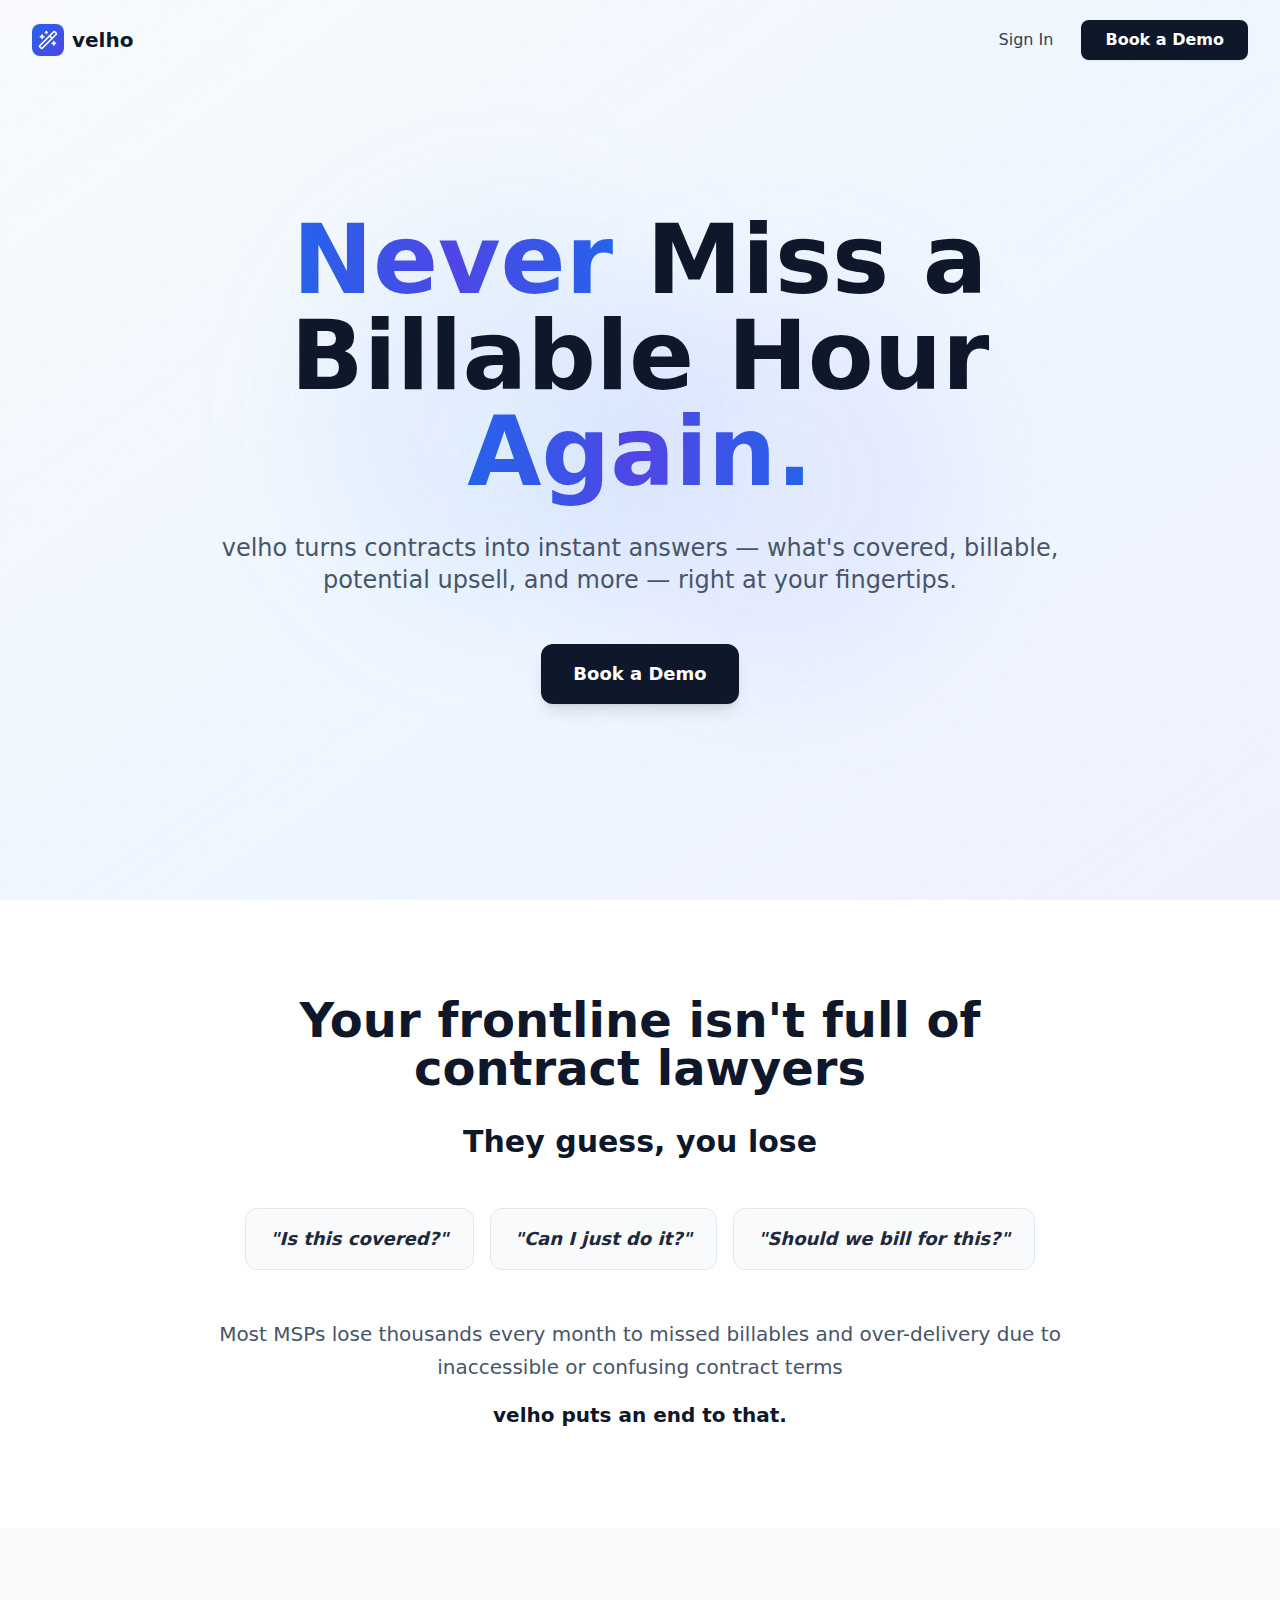
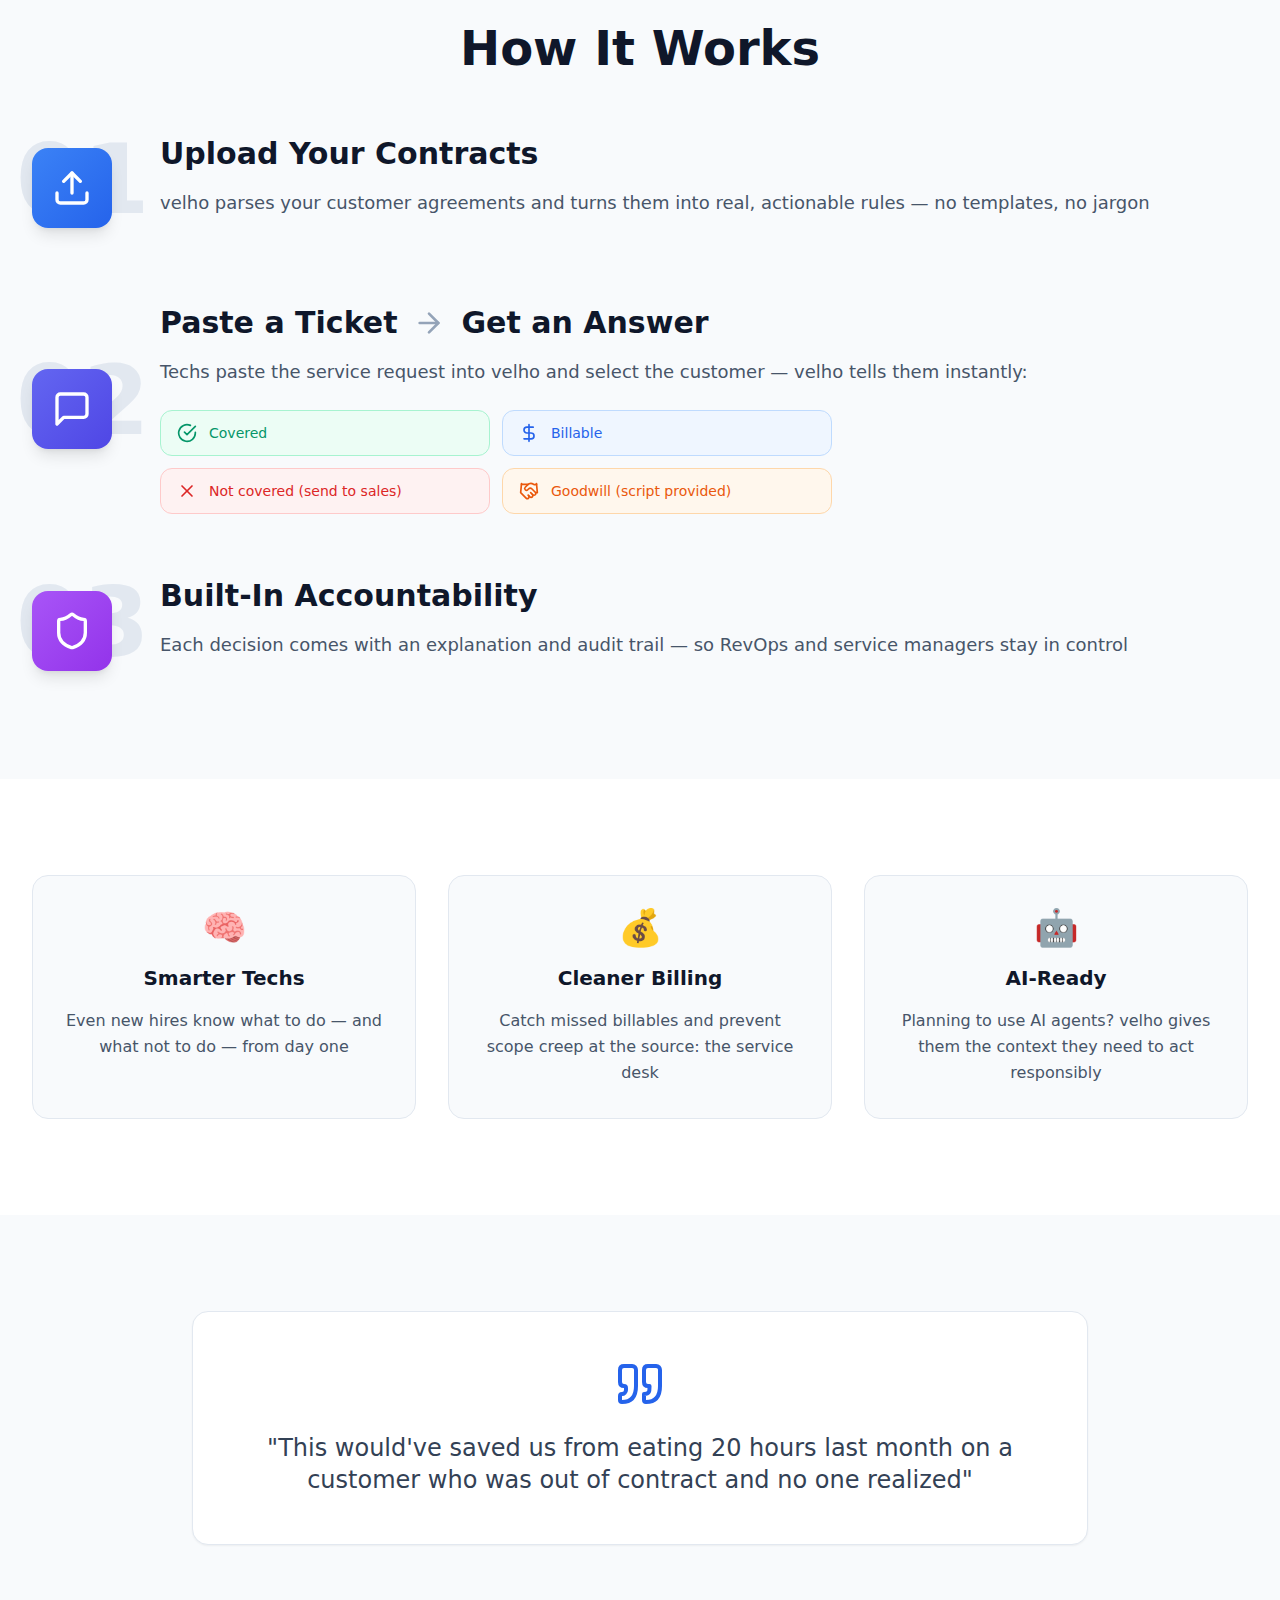
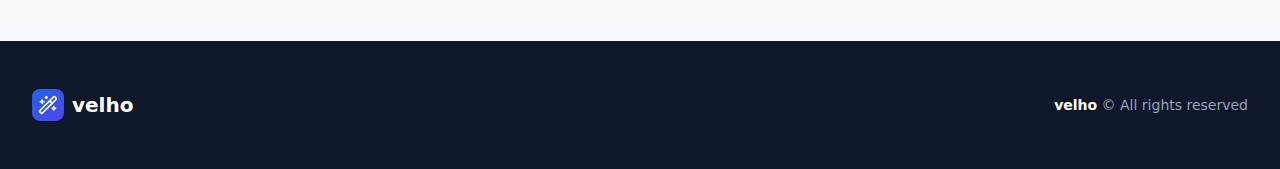
<file: index.html>
<!doctype html>
<html lang="en">
  <head>
    <meta charset="UTF-8" />
    <meta name="viewport" content="width=device-width, initial-scale=1.0" />
    <title>Velho AI | Autopilot for Agreement Audits</title>
    <script type="module" crossorigin src="assets/index-BMfSYEUU.js"></script>
    <link rel="stylesheet" crossorigin href="assets/index-BVO4q-Cc.css">
  </head>
  <body>
    <div id="root"></div>
  </body>
</html>
</file>
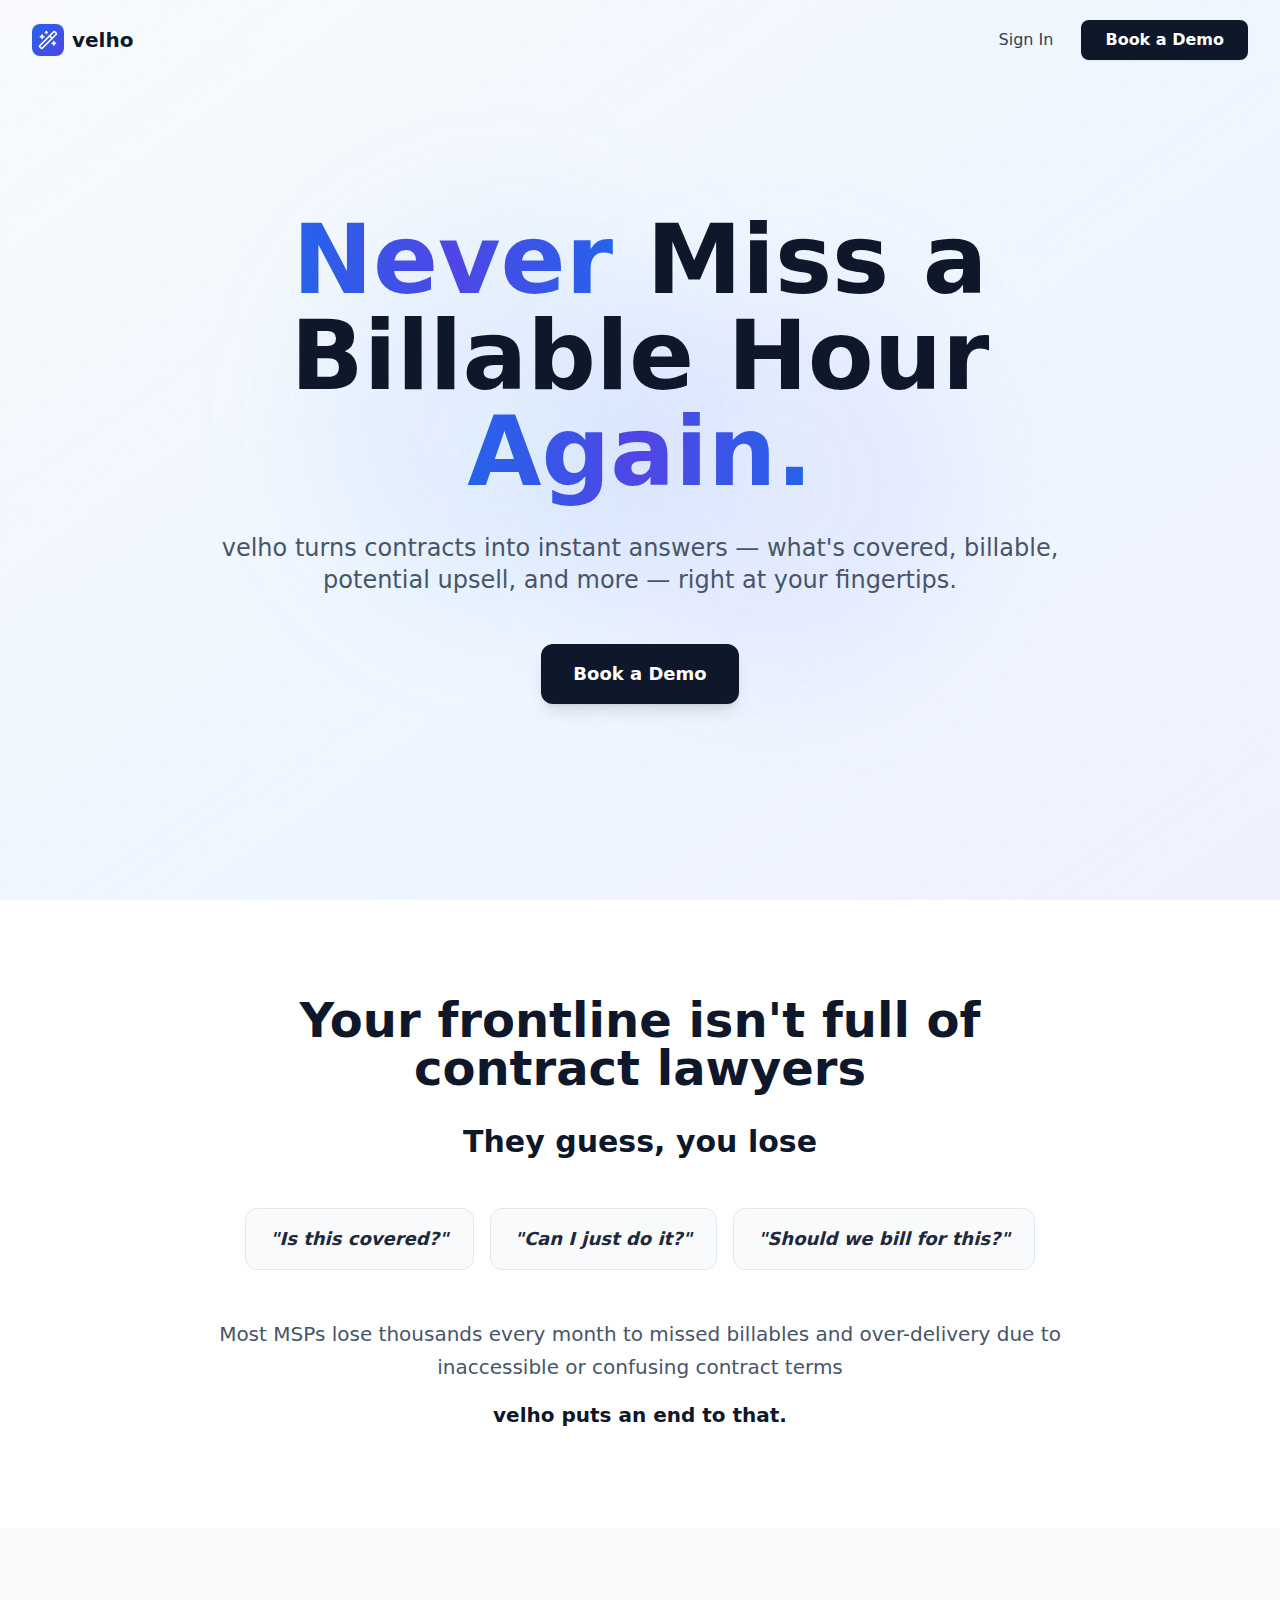
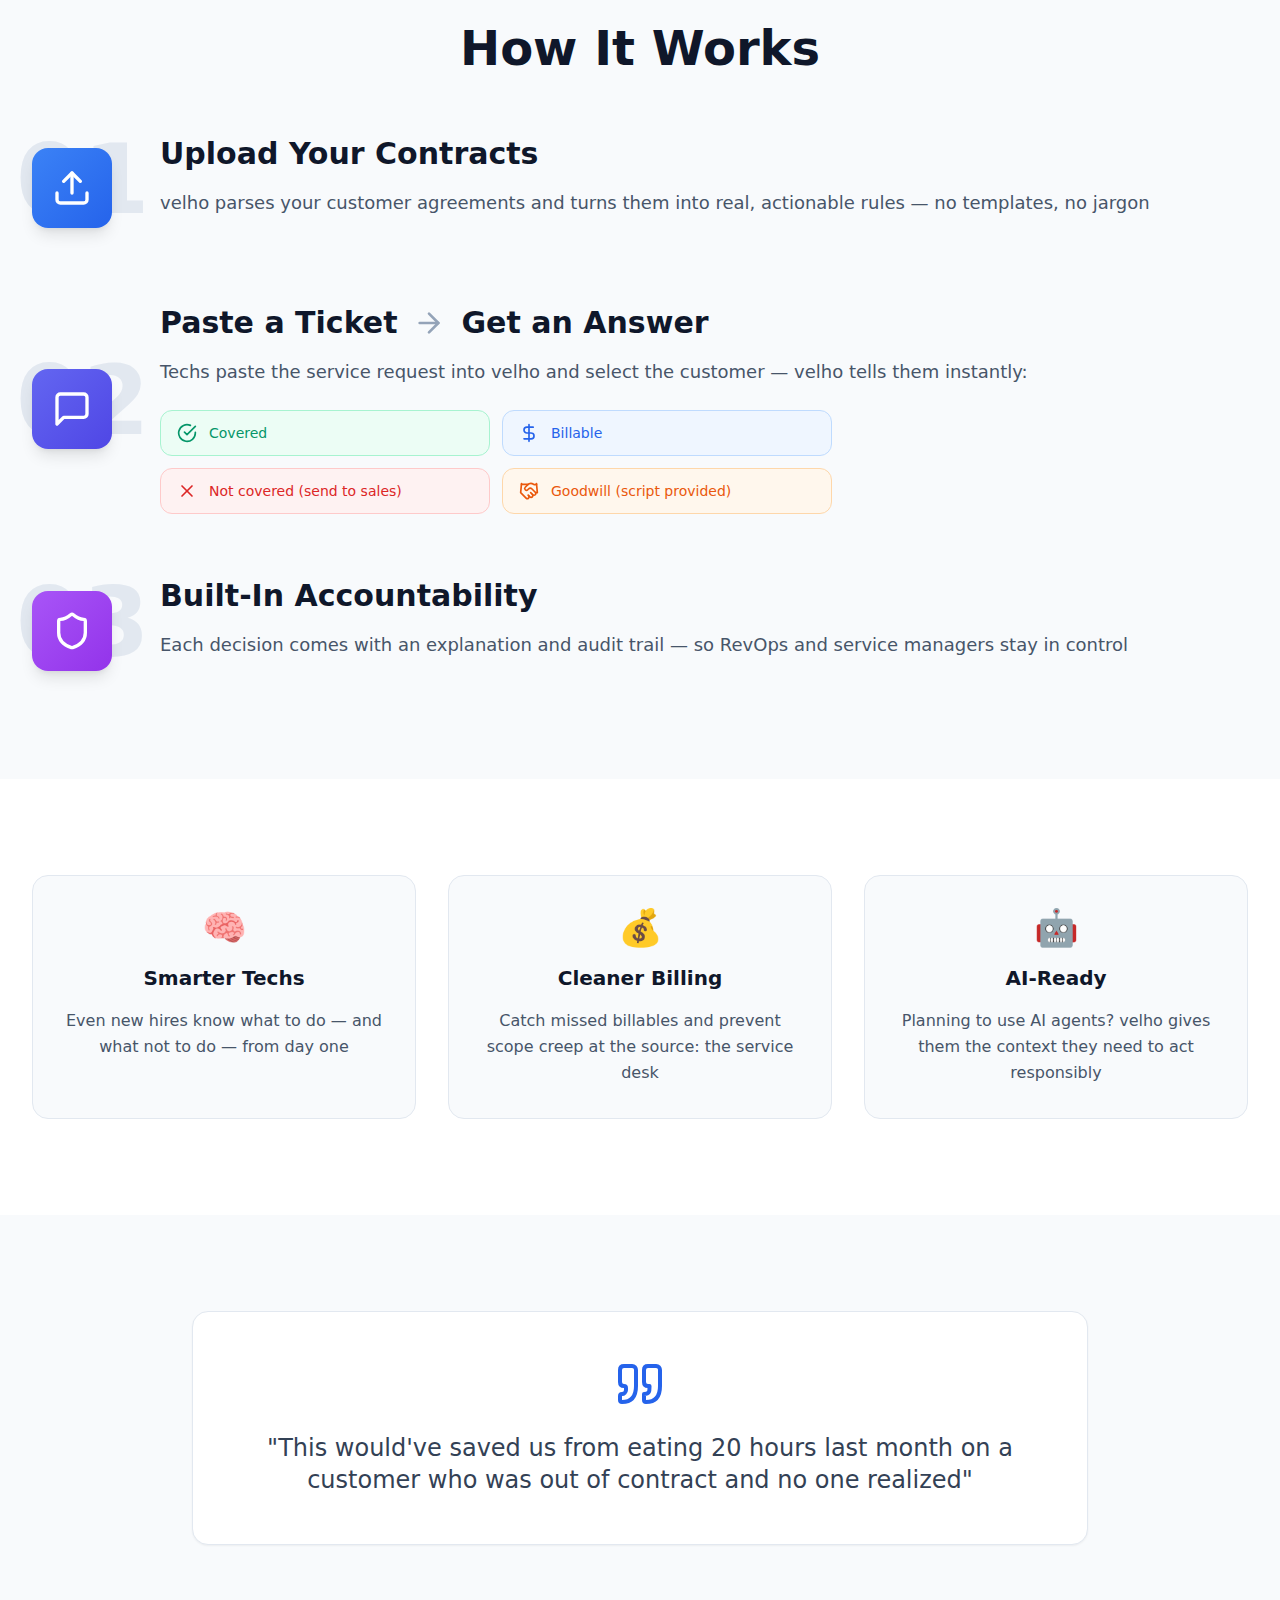
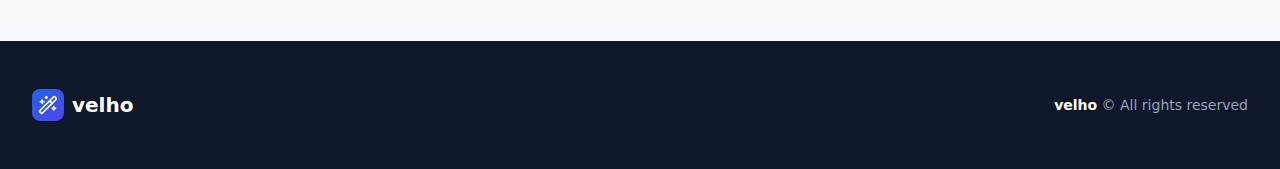
<file: index 2.html>
<!doctype html>
<html lang="en">
  <head>
    <meta charset="UTF-8" />
    <link rel="icon" type="image/svg+xml" href="/vite.svg" />
    <meta name="viewport" content="width=device-width, initial-scale=1.0" />
    <title>Velho AI | Autopilot for Agreement Audits</title>
    <script type="module" crossorigin src="./assets/index-BMfSYEUU.js"></script>
    <link rel="stylesheet" crossorigin href="./assets/index-BVO4q-Cc.css">
  </head>
  <body>
    <div id="root"></div>
  </body>
</html>
</file>
<file: assets/index-BVO4q-Cc.css>
*,:before,:after{--tw-border-spacing-x: 0;--tw-border-spacing-y: 0;--tw-translate-x: 0;--tw-translate-y: 0;--tw-rotate: 0;--tw-skew-x: 0;--tw-skew-y: 0;--tw-scale-x: 1;--tw-scale-y: 1;--tw-pan-x: ;--tw-pan-y: ;--tw-pinch-zoom: ;--tw-scroll-snap-strictness: proximity;--tw-gradient-from-position: ;--tw-gradient-via-position: ;--tw-gradient-to-position: ;--tw-ordinal: ;--tw-slashed-zero: ;--tw-numeric-figure: ;--tw-numeric-spacing: ;--tw-numeric-fraction: ;--tw-ring-inset: ;--tw-ring-offset-width: 0px;--tw-ring-offset-color: #fff;--tw-ring-color: rgb(59 130 246 / .5);--tw-ring-offset-shadow: 0 0 #0000;--tw-ring-shadow: 0 0 #0000;--tw-shadow: 0 0 #0000;--tw-shadow-colored: 0 0 #0000;--tw-blur: ;--tw-brightness: ;--tw-contrast: ;--tw-grayscale: ;--tw-hue-rotate: ;--tw-invert: ;--tw-saturate: ;--tw-sepia: ;--tw-drop-shadow: ;--tw-backdrop-blur: ;--tw-backdrop-brightness: ;--tw-backdrop-contrast: ;--tw-backdrop-grayscale: ;--tw-backdrop-hue-rotate: ;--tw-backdrop-invert: ;--tw-backdrop-opacity: ;--tw-backdrop-saturate: ;--tw-backdrop-sepia: ;--tw-contain-size: ;--tw-contain-layout: ;--tw-contain-paint: ;--tw-contain-style: }::backdrop{--tw-border-spacing-x: 0;--tw-border-spacing-y: 0;--tw-translate-x: 0;--tw-translate-y: 0;--tw-rotate: 0;--tw-skew-x: 0;--tw-skew-y: 0;--tw-scale-x: 1;--tw-scale-y: 1;--tw-pan-x: ;--tw-pan-y: ;--tw-pinch-zoom: ;--tw-scroll-snap-strictness: proximity;--tw-gradient-from-position: ;--tw-gradient-via-position: ;--tw-gradient-to-position: ;--tw-ordinal: ;--tw-slashed-zero: ;--tw-numeric-figure: ;--tw-numeric-spacing: ;--tw-numeric-fraction: ;--tw-ring-inset: ;--tw-ring-offset-width: 0px;--tw-ring-offset-color: #fff;--tw-ring-color: rgb(59 130 246 / .5);--tw-ring-offset-shadow: 0 0 #0000;--tw-ring-shadow: 0 0 #0000;--tw-shadow: 0 0 #0000;--tw-shadow-colored: 0 0 #0000;--tw-blur: ;--tw-brightness: ;--tw-contrast: ;--tw-grayscale: ;--tw-hue-rotate: ;--tw-invert: ;--tw-saturate: ;--tw-sepia: ;--tw-drop-shadow: ;--tw-backdrop-blur: ;--tw-backdrop-brightness: ;--tw-backdrop-contrast: ;--tw-backdrop-grayscale: ;--tw-backdrop-hue-rotate: ;--tw-backdrop-invert: ;--tw-backdrop-opacity: ;--tw-backdrop-saturate: ;--tw-backdrop-sepia: ;--tw-contain-size: ;--tw-contain-layout: ;--tw-contain-paint: ;--tw-contain-style: }*,:before,:after{box-sizing:border-box;border-width:0;border-style:solid;border-color:#e5e7eb}:before,:after{--tw-content: ""}html,:host{line-height:1.5;-webkit-text-size-adjust:100%;-moz-tab-size:4;-o-tab-size:4;tab-size:4;font-family:ui-sans-serif,system-ui,sans-serif,"Apple Color Emoji","Segoe UI Emoji",Segoe UI Symbol,"Noto Color Emoji";font-feature-settings:normal;font-variation-settings:normal;-webkit-tap-highlight-color:transparent}body{margin:0;line-height:inherit}hr{height:0;color:inherit;border-top-width:1px}abbr:where([title]){-webkit-text-decoration:underline dotted;text-decoration:underline dotted}h1,h2,h3,h4,h5,h6{font-size:inherit;font-weight:inherit}a{color:inherit;text-decoration:inherit}b,strong{font-weight:bolder}code,kbd,samp,pre{font-family:ui-monospace,SFMono-Regular,Menlo,Monaco,Consolas,Liberation Mono,Courier New,monospace;font-feature-settings:normal;font-variation-settings:normal;font-size:1em}small{font-size:80%}sub,sup{font-size:75%;line-height:0;position:relative;vertical-align:baseline}sub{bottom:-.25em}sup{top:-.5em}table{text-indent:0;border-color:inherit;border-collapse:collapse}button,input,optgroup,select,textarea{font-family:inherit;font-feature-settings:inherit;font-variation-settings:inherit;font-size:100%;font-weight:inherit;line-height:inherit;letter-spacing:inherit;color:inherit;margin:0;padding:0}button,select{text-transform:none}button,input:where([type=button]),input:where([type=reset]),input:where([type=submit]){-webkit-appearance:button;background-color:transparent;background-image:none}:-moz-focusring{outline:auto}:-moz-ui-invalid{box-shadow:none}progress{vertical-align:baseline}::-webkit-inner-spin-button,::-webkit-outer-spin-button{height:auto}[type=search]{-webkit-appearance:textfield;outline-offset:-2px}::-webkit-search-decoration{-webkit-appearance:none}::-webkit-file-upload-button{-webkit-appearance:button;font:inherit}summary{display:list-item}blockquote,dl,dd,h1,h2,h3,h4,h5,h6,hr,figure,p,pre{margin:0}fieldset{margin:0;padding:0}legend{padding:0}ol,ul,menu{list-style:none;margin:0;padding:0}dialog{padding:0}textarea{resize:vertical}input::-moz-placeholder,textarea::-moz-placeholder{opacity:1;color:#9ca3af}input::placeholder,textarea::placeholder{opacity:1;color:#9ca3af}button,[role=button]{cursor:pointer}:disabled{cursor:default}img,svg,video,canvas,audio,iframe,embed,object{display:block;vertical-align:middle}img,video{max-width:100%;height:auto}[hidden]{display:none}.pointer-events-none{pointer-events:none}.visible{visibility:visible}.fixed{position:fixed}.absolute{position:absolute}.relative{position:relative}.inset-0{top:0;right:0;bottom:0;left:0}.-left-4{left:-1rem}.-top-4{top:-1rem}.bottom-1\/4{bottom:25%}.left-0{left:0}.left-1\/2{left:50%}.left-1\/4{left:25%}.right-0{right:0}.right-1\/4{right:25%}.top-0{top:0}.top-1\/4{top:25%}.top-6{top:1.5rem}.z-50{z-index:50}.mx-4{margin-left:1rem;margin-right:1rem}.mx-auto{margin-left:auto;margin-right:auto}.mb-12{margin-bottom:3rem}.mb-16{margin-bottom:4rem}.mb-4{margin-bottom:1rem}.mb-6{margin-bottom:1.5rem}.mb-8{margin-bottom:2rem}.ml-2{margin-left:.5rem}.mr-3{margin-right:.75rem}.mt-3{margin-top:.75rem}.flex{display:flex}.grid{display:grid}.hidden{display:none}.h-20{height:5rem}.h-7{height:1.75rem}.h-8{height:2rem}.h-96{height:24rem}.min-h-screen{min-height:100vh}.w-20{width:5rem}.w-7{width:1.75rem}.w-8{width:2rem}.w-96{width:24rem}.max-w-2xl{max-width:42rem}.max-w-4xl{max-width:56rem}.max-w-5xl{max-width:64rem}.max-w-7xl{max-width:80rem}.flex-1{flex:1 1 0%}.flex-shrink-0{flex-shrink:0}.-translate-x-1\/2{--tw-translate-x: -50%;transform:translate(var(--tw-translate-x),var(--tw-translate-y)) rotate(var(--tw-rotate)) skew(var(--tw-skew-x)) skewY(var(--tw-skew-y)) scaleX(var(--tw-scale-x)) scaleY(var(--tw-scale-y))}.-translate-y-4{--tw-translate-y: -1rem;transform:translate(var(--tw-translate-x),var(--tw-translate-y)) rotate(var(--tw-rotate)) skew(var(--tw-skew-x)) skewY(var(--tw-skew-y)) scaleX(var(--tw-scale-x)) scaleY(var(--tw-scale-y))}.translate-y-0{--tw-translate-y: 0px;transform:translate(var(--tw-translate-x),var(--tw-translate-y)) rotate(var(--tw-rotate)) skew(var(--tw-skew-x)) skewY(var(--tw-skew-y)) scaleX(var(--tw-scale-x)) scaleY(var(--tw-scale-y))}.scale-100{--tw-scale-x: 1;--tw-scale-y: 1;transform:translate(var(--tw-translate-x),var(--tw-translate-y)) rotate(var(--tw-rotate)) skew(var(--tw-skew-x)) skewY(var(--tw-skew-y)) scaleX(var(--tw-scale-x)) scaleY(var(--tw-scale-y))}.scale-95{--tw-scale-x: .95;--tw-scale-y: .95;transform:translate(var(--tw-translate-x),var(--tw-translate-y)) rotate(var(--tw-rotate)) skew(var(--tw-skew-x)) skewY(var(--tw-skew-y)) scaleX(var(--tw-scale-x)) scaleY(var(--tw-scale-y))}.transform{transform:translate(var(--tw-translate-x),var(--tw-translate-y)) rotate(var(--tw-rotate)) skew(var(--tw-skew-x)) skewY(var(--tw-skew-y)) scaleX(var(--tw-scale-x)) scaleY(var(--tw-scale-y))}@keyframes pulse{50%{opacity:.5}}.animate-pulse{animation:pulse 2s cubic-bezier(.4,0,.6,1) infinite}.grid-cols-1{grid-template-columns:repeat(1,minmax(0,1fr))}.flex-col{flex-direction:column}.flex-wrap{flex-wrap:wrap}.items-center{align-items:center}.justify-center{justify-content:center}.justify-between{justify-content:space-between}.gap-12{gap:3rem}.gap-3{gap:.75rem}.gap-4{gap:1rem}.gap-8{gap:2rem}.space-x-3>:not([hidden])~:not([hidden]){--tw-space-x-reverse: 0;margin-right:calc(.75rem * var(--tw-space-x-reverse));margin-left:calc(.75rem * calc(1 - var(--tw-space-x-reverse)))}.space-x-6>:not([hidden])~:not([hidden]){--tw-space-x-reverse: 0;margin-right:calc(1.5rem * var(--tw-space-x-reverse));margin-left:calc(1.5rem * calc(1 - var(--tw-space-x-reverse)))}.space-y-16>:not([hidden])~:not([hidden]){--tw-space-y-reverse: 0;margin-top:calc(4rem * calc(1 - var(--tw-space-y-reverse)));margin-bottom:calc(4rem * var(--tw-space-y-reverse))}.space-y-2>:not([hidden])~:not([hidden]){--tw-space-y-reverse: 0;margin-top:calc(.5rem * calc(1 - var(--tw-space-y-reverse)));margin-bottom:calc(.5rem * var(--tw-space-y-reverse))}.space-y-3>:not([hidden])~:not([hidden]){--tw-space-y-reverse: 0;margin-top:calc(.75rem * calc(1 - var(--tw-space-y-reverse)));margin-bottom:calc(.75rem * var(--tw-space-y-reverse))}.overflow-hidden{overflow:hidden}.rounded-2xl{border-radius:1rem}.rounded-full{border-radius:9999px}.rounded-lg{border-radius:.5rem}.rounded-xl{border-radius:.75rem}.rounded-b-lg{border-bottom-right-radius:.5rem;border-bottom-left-radius:.5rem}.border{border-width:1px}.border-t{border-top-width:1px}.border-blue-200{--tw-border-opacity: 1;border-color:rgb(191 219 254 / var(--tw-border-opacity))}.border-emerald-200{--tw-border-opacity: 1;border-color:rgb(167 243 208 / var(--tw-border-opacity))}.border-orange-200{--tw-border-opacity: 1;border-color:rgb(254 215 170 / var(--tw-border-opacity))}.border-red-200{--tw-border-opacity: 1;border-color:rgb(254 202 202 / var(--tw-border-opacity))}.border-slate-200{--tw-border-opacity: 1;border-color:rgb(226 232 240 / var(--tw-border-opacity))}.border-slate-200\/50{border-color:#e2e8f080}.bg-blue-400\/10{background-color:#60a5fa1a}.bg-blue-50{--tw-bg-opacity: 1;background-color:rgb(239 246 255 / var(--tw-bg-opacity))}.bg-emerald-50{--tw-bg-opacity: 1;background-color:rgb(236 253 245 / var(--tw-bg-opacity))}.bg-indigo-400\/10{background-color:#818cf81a}.bg-orange-50{--tw-bg-opacity: 1;background-color:rgb(255 247 237 / var(--tw-bg-opacity))}.bg-red-50{--tw-bg-opacity: 1;background-color:rgb(254 242 242 / var(--tw-bg-opacity))}.bg-slate-50{--tw-bg-opacity: 1;background-color:rgb(248 250 252 / var(--tw-bg-opacity))}.bg-slate-900{--tw-bg-opacity: 1;background-color:rgb(15 23 42 / var(--tw-bg-opacity))}.bg-white{--tw-bg-opacity: 1;background-color:rgb(255 255 255 / var(--tw-bg-opacity))}.bg-white\/90{background-color:#ffffffe6}.bg-white\/95{background-color:#fffffff2}.bg-\[radial-gradient\(circle_at_1px_1px\,rgba\(59\,130\,246\,0\.5\)_1px\,transparent_0\)\]{background-image:radial-gradient(circle at 1px 1px,rgba(59,130,246,.5) 1px,transparent 0)}.bg-gradient-to-br{background-image:linear-gradient(to bottom right,var(--tw-gradient-stops))}.bg-gradient-to-r{background-image:linear-gradient(to right,var(--tw-gradient-stops))}.from-blue-500{--tw-gradient-from: #3b82f6 var(--tw-gradient-from-position);--tw-gradient-to: rgb(59 130 246 / 0) var(--tw-gradient-to-position);--tw-gradient-stops: var(--tw-gradient-from), var(--tw-gradient-to)}.from-blue-600{--tw-gradient-from: #2563eb var(--tw-gradient-from-position);--tw-gradient-to: rgb(37 99 235 / 0) var(--tw-gradient-to-position);--tw-gradient-stops: var(--tw-gradient-from), var(--tw-gradient-to)}.from-emerald-500{--tw-gradient-from: #10b981 var(--tw-gradient-from-position);--tw-gradient-to: rgb(16 185 129 / 0) var(--tw-gradient-to-position);--tw-gradient-stops: var(--tw-gradient-from), var(--tw-gradient-to)}.from-indigo-500{--tw-gradient-from: #6366f1 var(--tw-gradient-from-position);--tw-gradient-to: rgb(99 102 241 / 0) var(--tw-gradient-to-position);--tw-gradient-stops: var(--tw-gradient-from), var(--tw-gradient-to)}.from-purple-500{--tw-gradient-from: #a855f7 var(--tw-gradient-from-position);--tw-gradient-to: rgb(168 85 247 / 0) var(--tw-gradient-to-position);--tw-gradient-stops: var(--tw-gradient-from), var(--tw-gradient-to)}.from-slate-50{--tw-gradient-from: #f8fafc var(--tw-gradient-from-position);--tw-gradient-to: rgb(248 250 252 / 0) var(--tw-gradient-to-position);--tw-gradient-stops: var(--tw-gradient-from), var(--tw-gradient-to)}.via-blue-50{--tw-gradient-to: rgb(239 246 255 / 0) var(--tw-gradient-to-position);--tw-gradient-stops: var(--tw-gradient-from), #eff6ff var(--tw-gradient-via-position), var(--tw-gradient-to)}.via-indigo-600{--tw-gradient-to: rgb(79 70 229 / 0) var(--tw-gradient-to-position);--tw-gradient-stops: var(--tw-gradient-from), #4f46e5 var(--tw-gradient-via-position), var(--tw-gradient-to)}.to-blue-600{--tw-gradient-to: #2563eb var(--tw-gradient-to-position)}.to-emerald-600{--tw-gradient-to: #059669 var(--tw-gradient-to-position)}.to-indigo-50{--tw-gradient-to: #eef2ff var(--tw-gradient-to-position)}.to-indigo-600{--tw-gradient-to: #4f46e5 var(--tw-gradient-to-position)}.to-purple-600{--tw-gradient-to: #9333ea var(--tw-gradient-to-position)}.bg-\[length\:40px_40px\]{background-size:40px 40px}.bg-clip-text{-webkit-background-clip:text;background-clip:text}.p-1\.5{padding:.375rem}.p-2{padding:.5rem}.p-8{padding:2rem}.px-3{padding-left:.75rem;padding-right:.75rem}.px-4{padding-left:1rem;padding-right:1rem}.px-6{padding-left:1.5rem;padding-right:1.5rem}.px-8{padding-left:2rem;padding-right:2rem}.py-1\.5{padding-top:.375rem;padding-bottom:.375rem}.py-12{padding-top:3rem;padding-bottom:3rem}.py-2{padding-top:.5rem;padding-bottom:.5rem}.py-24{padding-top:6rem;padding-bottom:6rem}.py-3{padding-top:.75rem;padding-bottom:.75rem}.py-4{padding-top:1rem;padding-bottom:1rem}.pt-20{padding-top:5rem}.pt-3{padding-top:.75rem}.text-left{text-align:left}.text-center{text-align:center}.text-2xl{font-size:1.5rem;line-height:2rem}.text-4xl{font-size:2.25rem;line-height:2.5rem}.text-5xl{font-size:3rem;line-height:1}.text-8xl{font-size:6rem;line-height:1}.text-lg{font-size:1.125rem;line-height:1.75rem}.text-sm{font-size:.875rem;line-height:1.25rem}.text-xl{font-size:1.25rem;line-height:1.75rem}.font-bold{font-weight:700}.font-medium{font-weight:500}.font-semibold{font-weight:600}.italic{font-style:italic}.leading-relaxed{line-height:1.625}.leading-tight{line-height:1.25}.text-blue-600{--tw-text-opacity: 1;color:rgb(37 99 235 / var(--tw-text-opacity))}.text-emerald-600{--tw-text-opacity: 1;color:rgb(5 150 105 / var(--tw-text-opacity))}.text-orange-600{--tw-text-opacity: 1;color:rgb(234 88 12 / var(--tw-text-opacity))}.text-red-600{--tw-text-opacity: 1;color:rgb(220 38 38 / var(--tw-text-opacity))}.text-slate-200{--tw-text-opacity: 1;color:rgb(226 232 240 / var(--tw-text-opacity))}.text-slate-400{--tw-text-opacity: 1;color:rgb(148 163 184 / var(--tw-text-opacity))}.text-slate-600{--tw-text-opacity: 1;color:rgb(71 85 105 / var(--tw-text-opacity))}.text-slate-700{--tw-text-opacity: 1;color:rgb(51 65 85 / var(--tw-text-opacity))}.text-slate-800{--tw-text-opacity: 1;color:rgb(30 41 59 / var(--tw-text-opacity))}.text-slate-900{--tw-text-opacity: 1;color:rgb(15 23 42 / var(--tw-text-opacity))}.text-transparent{color:transparent}.text-white{--tw-text-opacity: 1;color:rgb(255 255 255 / var(--tw-text-opacity))}.opacity-0{opacity:0}.opacity-100{opacity:1}.opacity-5{opacity:.05}.shadow-lg{--tw-shadow: 0 10px 15px -3px rgb(0 0 0 / .1), 0 4px 6px -4px rgb(0 0 0 / .1);--tw-shadow-colored: 0 10px 15px -3px var(--tw-shadow-color), 0 4px 6px -4px var(--tw-shadow-color);box-shadow:var(--tw-ring-offset-shadow, 0 0 #0000),var(--tw-ring-shadow, 0 0 #0000),var(--tw-shadow)}.shadow-sm{--tw-shadow: 0 1px 2px 0 rgb(0 0 0 / .05);--tw-shadow-colored: 0 1px 2px 0 var(--tw-shadow-color);box-shadow:var(--tw-ring-offset-shadow, 0 0 #0000),var(--tw-ring-shadow, 0 0 #0000),var(--tw-shadow)}.blur-3xl{--tw-blur: blur(64px);filter:var(--tw-blur) var(--tw-brightness) var(--tw-contrast) var(--tw-grayscale) var(--tw-hue-rotate) var(--tw-invert) var(--tw-saturate) var(--tw-sepia) var(--tw-drop-shadow)}.backdrop-blur-md{--tw-backdrop-blur: blur(12px);-webkit-backdrop-filter:var(--tw-backdrop-blur) var(--tw-backdrop-brightness) var(--tw-backdrop-contrast) var(--tw-backdrop-grayscale) var(--tw-backdrop-hue-rotate) var(--tw-backdrop-invert) var(--tw-backdrop-opacity) var(--tw-backdrop-saturate) var(--tw-backdrop-sepia);backdrop-filter:var(--tw-backdrop-blur) var(--tw-backdrop-brightness) var(--tw-backdrop-contrast) var(--tw-backdrop-grayscale) var(--tw-backdrop-hue-rotate) var(--tw-backdrop-invert) var(--tw-backdrop-opacity) var(--tw-backdrop-saturate) var(--tw-backdrop-sepia)}.transition-all{transition-property:all;transition-timing-function:cubic-bezier(.4,0,.2,1);transition-duration:.15s}.transition-colors{transition-property:color,background-color,border-color,text-decoration-color,fill,stroke;transition-timing-function:cubic-bezier(.4,0,.2,1);transition-duration:.15s}.delay-1000{transition-delay:1s}.duration-200{transition-duration:.2s}.duration-300{transition-duration:.3s}.duration-500{transition-duration:.5s}.ease-out{transition-timing-function:cubic-bezier(0,0,.2,1)}.hover\:scale-105:hover{--tw-scale-x: 1.05;--tw-scale-y: 1.05;transform:translate(var(--tw-translate-x),var(--tw-translate-y)) rotate(var(--tw-rotate)) skew(var(--tw-skew-x)) skewY(var(--tw-skew-y)) scaleX(var(--tw-scale-x)) scaleY(var(--tw-scale-y))}.hover\:border-slate-300:hover{--tw-border-opacity: 1;border-color:rgb(203 213 225 / var(--tw-border-opacity))}.hover\:bg-slate-100:hover{--tw-bg-opacity: 1;background-color:rgb(241 245 249 / var(--tw-bg-opacity))}.hover\:bg-slate-800:hover{--tw-bg-opacity: 1;background-color:rgb(30 41 59 / var(--tw-bg-opacity))}.hover\:bg-white:hover{--tw-bg-opacity: 1;background-color:rgb(255 255 255 / var(--tw-bg-opacity))}.hover\:bg-white\/50:hover{background-color:#ffffff80}.hover\:text-slate-900:hover{--tw-text-opacity: 1;color:rgb(15 23 42 / var(--tw-text-opacity))}.hover\:shadow-lg:hover{--tw-shadow: 0 10px 15px -3px rgb(0 0 0 / .1), 0 4px 6px -4px rgb(0 0 0 / .1);--tw-shadow-colored: 0 10px 15px -3px var(--tw-shadow-color), 0 4px 6px -4px var(--tw-shadow-color);box-shadow:var(--tw-ring-offset-shadow, 0 0 #0000),var(--tw-ring-shadow, 0 0 #0000),var(--tw-shadow)}.hover\:shadow-md:hover{--tw-shadow: 0 4px 6px -1px rgb(0 0 0 / .1), 0 2px 4px -2px rgb(0 0 0 / .1);--tw-shadow-colored: 0 4px 6px -1px var(--tw-shadow-color), 0 2px 4px -2px var(--tw-shadow-color);box-shadow:var(--tw-ring-offset-shadow, 0 0 #0000),var(--tw-ring-shadow, 0 0 #0000),var(--tw-shadow)}.hover\:shadow-xl:hover{--tw-shadow: 0 20px 25px -5px rgb(0 0 0 / .1), 0 8px 10px -6px rgb(0 0 0 / .1);--tw-shadow-colored: 0 20px 25px -5px var(--tw-shadow-color), 0 8px 10px -6px var(--tw-shadow-color);box-shadow:var(--tw-ring-offset-shadow, 0 0 #0000),var(--tw-ring-shadow, 0 0 #0000),var(--tw-shadow)}@media (min-width: 640px){.sm\:grid-cols-2{grid-template-columns:repeat(2,minmax(0,1fr))}.sm\:px-6{padding-left:1.5rem;padding-right:1.5rem}}@media (min-width: 768px){.md\:mb-0{margin-bottom:0}.md\:flex{display:flex}.md\:hidden{display:none}.md\:grid-cols-3{grid-template-columns:repeat(3,minmax(0,1fr))}.md\:flex-row{flex-direction:row}.md\:p-12{padding:3rem}.md\:text-2xl{font-size:1.5rem;line-height:2rem}.md\:text-3xl{font-size:1.875rem;line-height:2.25rem}.md\:text-5xl{font-size:3rem;line-height:1}.md\:text-7xl{font-size:4.5rem;line-height:1}}@media (min-width: 1024px){.lg\:mx-0{margin-left:0;margin-right:0}.lg\:flex-row{flex-direction:row}.lg\:justify-start{justify-content:flex-start}.lg\:px-8{padding-left:2rem;padding-right:2rem}.lg\:text-left{text-align:left}.lg\:text-8xl{font-size:6rem;line-height:1}}
</file>
